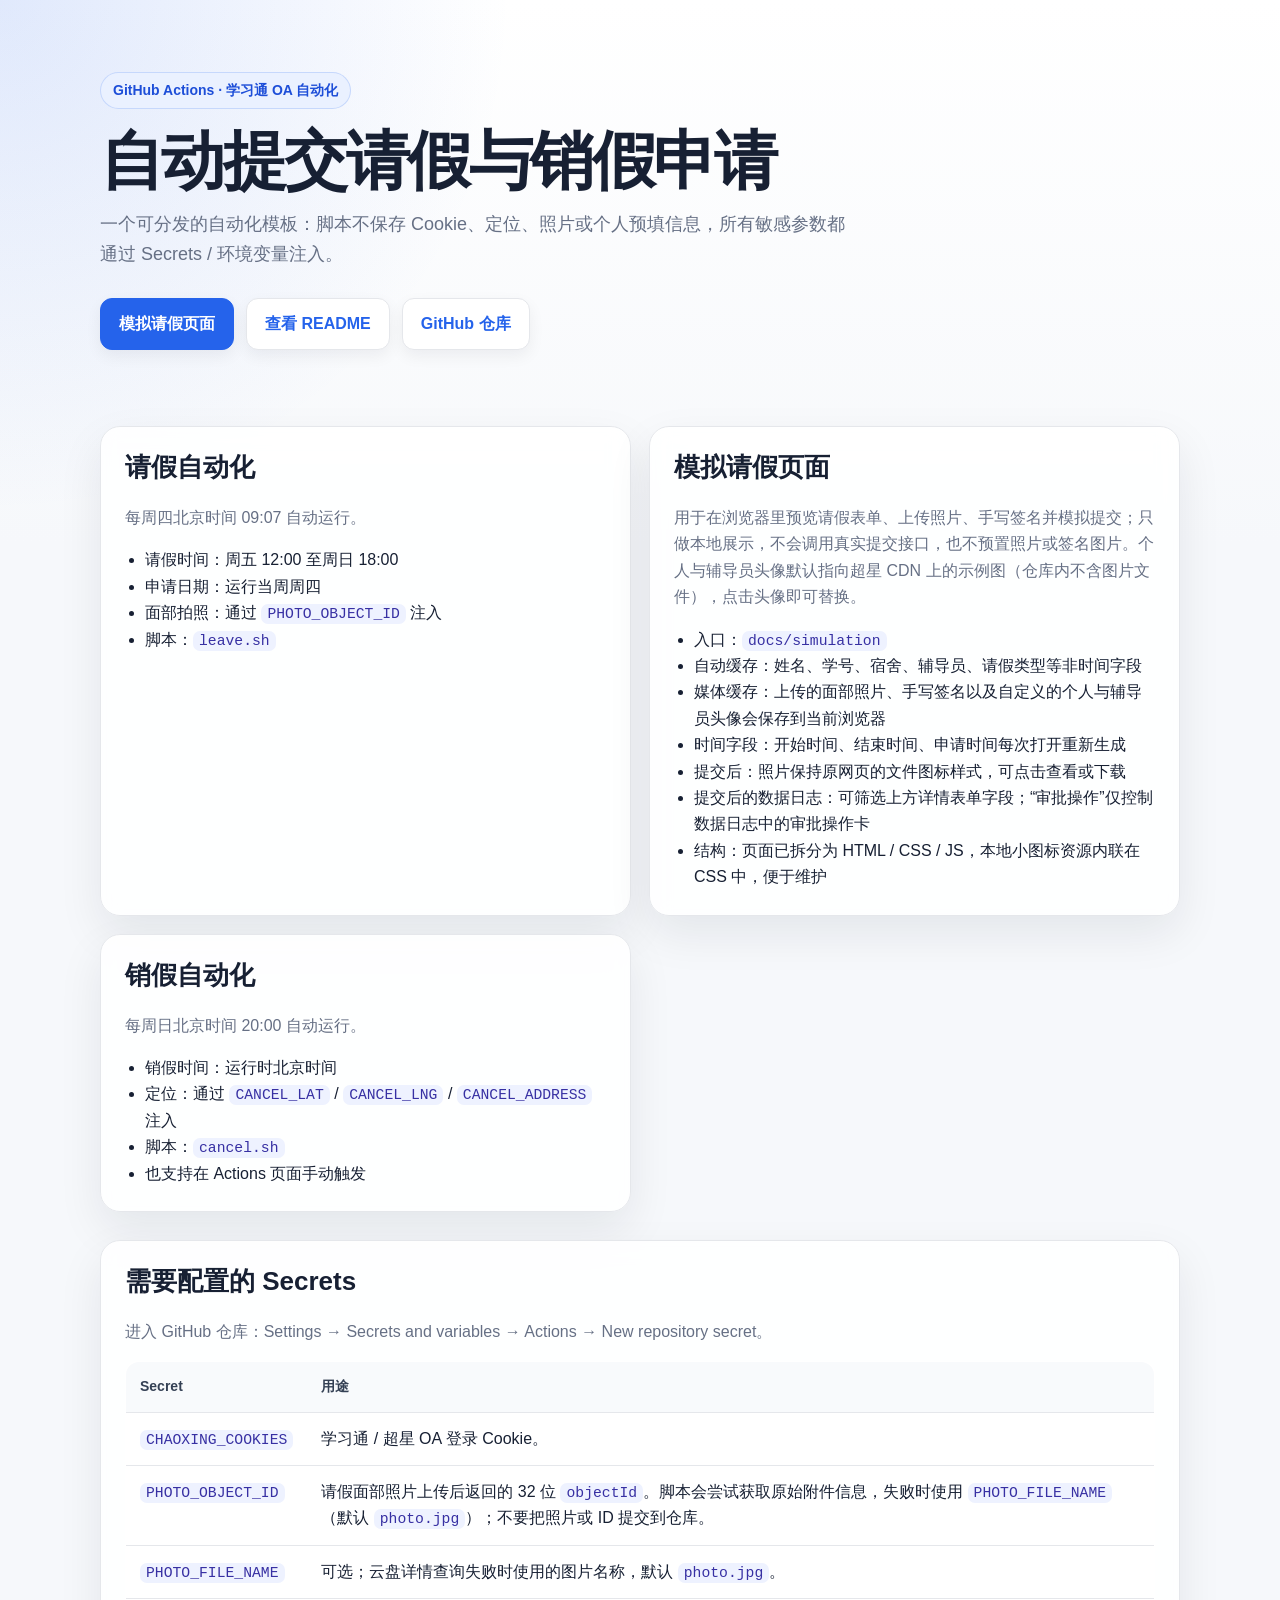
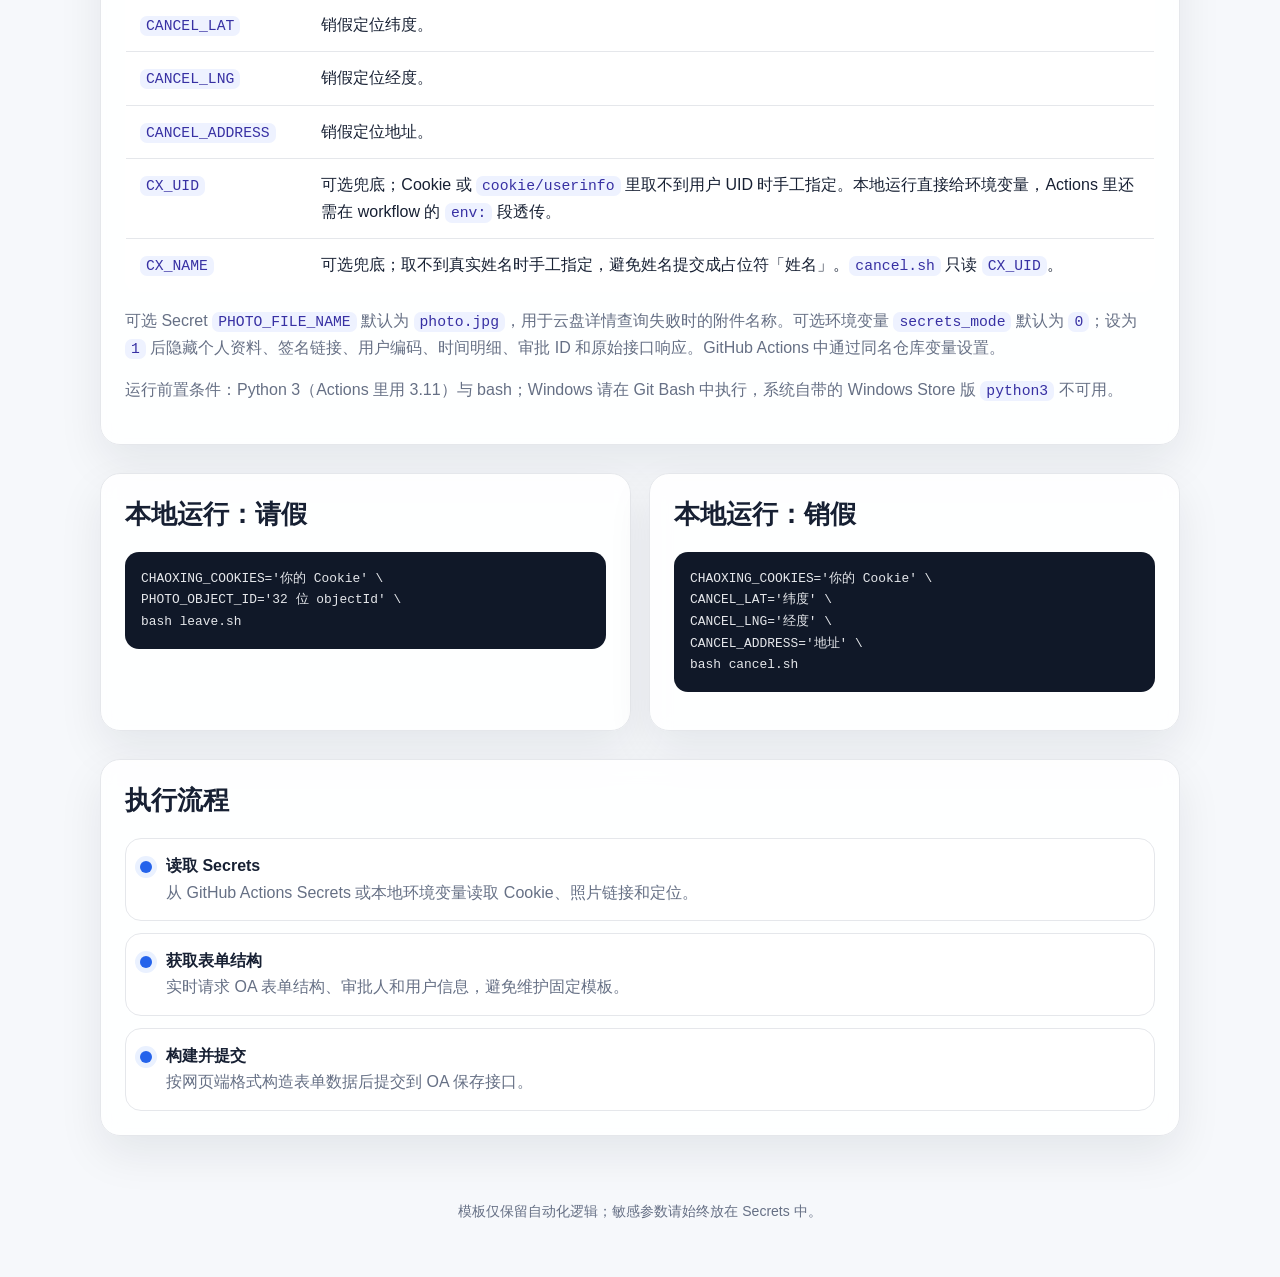
<file: docs/index.html>
<!doctype html>
<html lang="zh-CN">
<head>
  <meta charset="utf-8">
  <meta name="viewport" content="width=device-width, initial-scale=1">
  <title>学习通 OA 自动化</title>
  <style>
    :root {
      color-scheme: light;
      --bg: #f6f8fb;
      --card: #ffffff;
      --text: #172033;
      --muted: #667085;
      --primary: #2563eb;
      --primary-soft: #eaf1ff;
      --border: #e5e7eb;
      --code: #101828;
      --shadow: 0 18px 45px rgba(15, 23, 42, .08);
    }

    * { box-sizing: border-box; }

    body {
      margin: 0;
      font-family: -apple-system, BlinkMacSystemFont, "Segoe UI", "PingFang SC", "Microsoft YaHei", sans-serif;
      background:
        radial-gradient(circle at top left, rgba(37, 99, 235, .14), transparent 32rem),
        linear-gradient(180deg, #ffffff 0%, var(--bg) 34rem);
      color: var(--text);
      line-height: 1.65;
    }

    a { color: var(--primary); text-decoration: none; }
    a:hover { text-decoration: underline; }

    .container {
      width: min(1080px, calc(100% - 40px));
      margin: 0 auto;
    }

    header {
      padding: 72px 0 48px;
    }

    .badge {
      display: inline-flex;
      align-items: center;
      gap: 8px;
      padding: 6px 12px;
      border: 1px solid rgba(37, 99, 235, .18);
      border-radius: 999px;
      background: var(--primary-soft);
      color: #1d4ed8;
      font-size: 14px;
      font-weight: 600;
    }

    h1 {
      margin: 18px 0 14px;
      font-size: clamp(36px, 6vw, 64px);
      line-height: 1.08;
      letter-spacing: -.04em;
    }

    .lead {
      max-width: 760px;
      margin: 0;
      color: var(--muted);
      font-size: 18px;
    }

    .actions {
      display: flex;
      flex-wrap: wrap;
      gap: 12px;
      margin-top: 28px;
    }

    .button {
      display: inline-flex;
      align-items: center;
      justify-content: center;
      padding: 12px 18px;
      border-radius: 12px;
      font-weight: 700;
      border: 1px solid var(--border);
      background: #fff;
      box-shadow: 0 6px 16px rgba(15, 23, 42, .06);
    }

    .button.primary {
      color: #fff;
      background: var(--primary);
      border-color: var(--primary);
    }

    section {
      margin: 28px 0;
    }

    .grid {
      display: grid;
      grid-template-columns: repeat(2, minmax(0, 1fr));
      gap: 18px;
    }

    .card {
      background: rgba(255, 255, 255, .88);
      border: 1px solid var(--border);
      border-radius: 20px;
      padding: 24px;
      box-shadow: var(--shadow);
      backdrop-filter: blur(10px);
    }

    .card h2, .card h3 {
      margin-top: 0;
      line-height: 1.25;
    }

    .card h2 { font-size: 26px; }
    .card h3 { font-size: 20px; }

    .muted { color: var(--muted); }

    .list {
      padding-left: 20px;
      margin-bottom: 0;
    }

    .secret-table {
      width: 100%;
      border-collapse: collapse;
      overflow: hidden;
      border-radius: 14px;
      border: 1px solid var(--border);
      background: #fff;
    }

    .secret-table th, .secret-table td {
      padding: 13px 14px;
      border-bottom: 1px solid var(--border);
      text-align: left;
      vertical-align: top;
    }

    .secret-table th {
      background: #f8fafc;
      font-size: 14px;
      color: #344054;
    }

    .secret-table tr:last-child td { border-bottom: 0; }

    code {
      padding: 2px 6px;
      border-radius: 7px;
      background: #eef2ff;
      color: #3730a3;
      font-family: ui-monospace, SFMono-Regular, Menlo, Consolas, monospace;
      font-size: .92em;
    }

    pre {
      overflow: auto;
      padding: 16px;
      border-radius: 14px;
      background: var(--code);
      color: #e5e7eb;
      font-size: 14px;
      line-height: 1.55;
    }

    pre code {
      padding: 0;
      background: transparent;
      color: inherit;
    }

    .timeline {
      display: grid;
      gap: 12px;
    }

    .timeline-item {
      display: flex;
      gap: 14px;
      align-items: flex-start;
      padding: 14px;
      border: 1px solid var(--border);
      border-radius: 16px;
      background: #fff;
    }

    .dot {
      width: 12px;
      height: 12px;
      margin-top: 8px;
      border-radius: 999px;
      background: var(--primary);
      box-shadow: 0 0 0 5px var(--primary-soft);
      flex: none;
    }

    .warning {
      border-color: #fed7aa;
      background: #fff7ed;
    }

    footer {
      padding: 36px 0 54px;
      color: var(--muted);
      text-align: center;
      font-size: 14px;
    }

    @media (max-width: 760px) {
      .grid { grid-template-columns: 1fr; }
      header { padding-top: 46px; }
      .container { width: min(100% - 28px, 1080px); }
    }
  </style>
</head>
<body>
  <header>
    <div class="container">
      <span class="badge">GitHub Actions · 学习通 OA 自动化</span>
      <h1>自动提交请假与销假申请</h1>
      <p class="lead">
        一个可分发的自动化模板：脚本不保存 Cookie、定位、照片或个人预填信息，所有敏感参数都通过 Secrets / 环境变量注入。
      </p>
      <div class="actions">
        <a class="button primary" href="simulation">模拟请假页面</a>
        <a class="button" href="https://github.com/Continue-Qiu/Leave#readme">查看 README</a>
        <a class="button" href="https://github.com/Continue-Qiu/Leave">GitHub 仓库</a>
      </div>
    </div>
  </header>

  <main class="container">
    <section class="grid">
      <article class="card">
        <h2>请假自动化</h2>
        <p class="muted">每周四北京时间 09:07 自动运行。</p>
        <ul class="list">
          <li>请假时间：周五 12:00 至周日 18:00</li>
          <li>申请日期：运行当周周四</li>
          <li>面部拍照：通过 <code>PHOTO_OBJECT_ID</code> 注入</li>
          <li>脚本：<code>leave.sh</code></li>
        </ul>
      </article>

      <article class="card">
        <h2>模拟请假页面</h2>
        <p class="muted">用于在浏览器里预览请假表单、上传照片、手写签名并模拟提交；只做本地展示，不会调用真实提交接口，也不预置照片或签名图片。个人与辅导员头像默认指向超星 CDN 上的示例图（仓库内不含图片文件），点击头像即可替换。</p>
        <ul class="list">
          <li>入口：<code>docs/simulation</code></li>
          <li>自动缓存：姓名、学号、宿舍、辅导员、请假类型等非时间字段</li>
          <li>媒体缓存：上传的面部照片、手写签名以及自定义的个人与辅导员头像会保存到当前浏览器</li>
          <li>时间字段：开始时间、结束时间、申请时间每次打开重新生成</li>
          <li>提交后：照片保持原网页的文件图标样式，可点击查看或下载</li>
          <li>提交后的数据日志：可筛选上方详情表单字段；“审批操作”仅控制数据日志中的审批操作卡</li>
          <li>结构：页面已拆分为 HTML / CSS / JS，本地小图标资源内联在 CSS 中，便于维护</li>
        </ul>
      </article>

      <article class="card">
        <h2>销假自动化</h2>
        <p class="muted">每周日北京时间 20:00 自动运行。</p>
        <ul class="list">
          <li>销假时间：运行时北京时间</li>
          <li>定位：通过 <code>CANCEL_LAT</code> / <code>CANCEL_LNG</code> / <code>CANCEL_ADDRESS</code> 注入</li>
          <li>脚本：<code>cancel.sh</code></li>
          <li>也支持在 Actions 页面手动触发</li>
        </ul>
      </article>
    </section>

    <section class="card">
      <h2>需要配置的 Secrets</h2>
      <p class="muted">进入 GitHub 仓库：Settings → Secrets and variables → Actions → New repository secret。</p>
      <table class="secret-table">
        <thead>
          <tr>
            <th>Secret</th>
            <th>用途</th>
          </tr>
        </thead>
        <tbody>
          <tr>
            <td><code>CHAOXING_COOKIES</code></td>
            <td>学习通 / 超星 OA 登录 Cookie。</td>
          </tr>
          <tr>
            <td><code>PHOTO_OBJECT_ID</code></td>
            <td>请假面部照片上传后返回的 32 位 <code>objectId</code>。脚本会尝试获取原始附件信息，失败时使用 <code>PHOTO_FILE_NAME</code>（默认 <code>photo.jpg</code>）；不要把照片或 ID 提交到仓库。</td>
          </tr>
          <tr>
            <td><code>PHOTO_FILE_NAME</code></td>
            <td>可选；云盘详情查询失败时使用的图片名称，默认 <code>photo.jpg</code>。</td>
          </tr>
          <tr>
            <td><code>CANCEL_LAT</code></td>
            <td>销假定位纬度。</td>
          </tr>
          <tr>
            <td><code>CANCEL_LNG</code></td>
            <td>销假定位经度。</td>
          </tr>
          <tr>
            <td><code>CANCEL_ADDRESS</code></td>
            <td>销假定位地址。</td>
          </tr>
          <tr>
            <td><code>CX_UID</code></td>
            <td>可选兜底；Cookie 或 <code>cookie/userinfo</code> 里取不到用户 UID 时手工指定。本地运行直接给环境变量，Actions 里还需在 workflow 的 <code>env:</code> 段透传。</td>
          </tr>
          <tr>
            <td><code>CX_NAME</code></td>
            <td>可选兜底；取不到真实姓名时手工指定，避免姓名提交成占位符「姓名」。<code>cancel.sh</code> 只读 <code>CX_UID</code>。</td>
          </tr>
        </tbody>
      </table>
      <p class="muted">可选 Secret <code>PHOTO_FILE_NAME</code> 默认为 <code>photo.jpg</code>，用于云盘详情查询失败时的附件名称。可选环境变量 <code>secrets_mode</code> 默认为 <code>0</code>；设为 <code>1</code> 后隐藏个人资料、签名链接、用户编码、时间明细、审批 ID 和原始接口响应。GitHub Actions 中通过同名仓库变量设置。</p>
      <p class="muted">运行前置条件：Python 3（Actions 里用 3.11）与 bash；Windows 请在 Git Bash 中执行，系统自带的 Windows Store 版 <code>python3</code> 不可用。</p>
    </section>

    <section class="grid">
      <article class="card">
        <h2>本地运行：请假</h2>
        <pre><code>CHAOXING_COOKIES='你的 Cookie' \
PHOTO_OBJECT_ID='32 位 objectId' \
bash leave.sh</code></pre>
      </article>

      <article class="card">
        <h2>本地运行：销假</h2>
        <pre><code>CHAOXING_COOKIES='你的 Cookie' \
CANCEL_LAT='纬度' \
CANCEL_LNG='经度' \
CANCEL_ADDRESS='地址' \
bash cancel.sh</code></pre>
      </article>
    </section>

    <section class="card">
      <h2>执行流程</h2>
      <div class="timeline">
        <div class="timeline-item">
          <span class="dot"></span>
          <div>
            <strong>读取 Secrets</strong>
            <div class="muted">从 GitHub Actions Secrets 或本地环境变量读取 Cookie、照片链接和定位。</div>
          </div>
        </div>
        <div class="timeline-item">
          <span class="dot"></span>
          <div>
            <strong>获取表单结构</strong>
            <div class="muted">实时请求 OA 表单结构、审批人和用户信息，避免维护固定模板。</div>
          </div>
        </div>
        <div class="timeline-item">
          <span class="dot"></span>
          <div>
            <strong>构建并提交</strong>
            <div class="muted">按网页端格式构造表单数据后提交到 OA 保存接口。</div>
          </div>
        </div>
      </div>
    </section>

  </main>

  <footer>
    <div class="container">模板仅保留自动化逻辑；敏感参数请始终放在 Secrets 中。</div>
  </footer>
</body>
</html>
</file>
